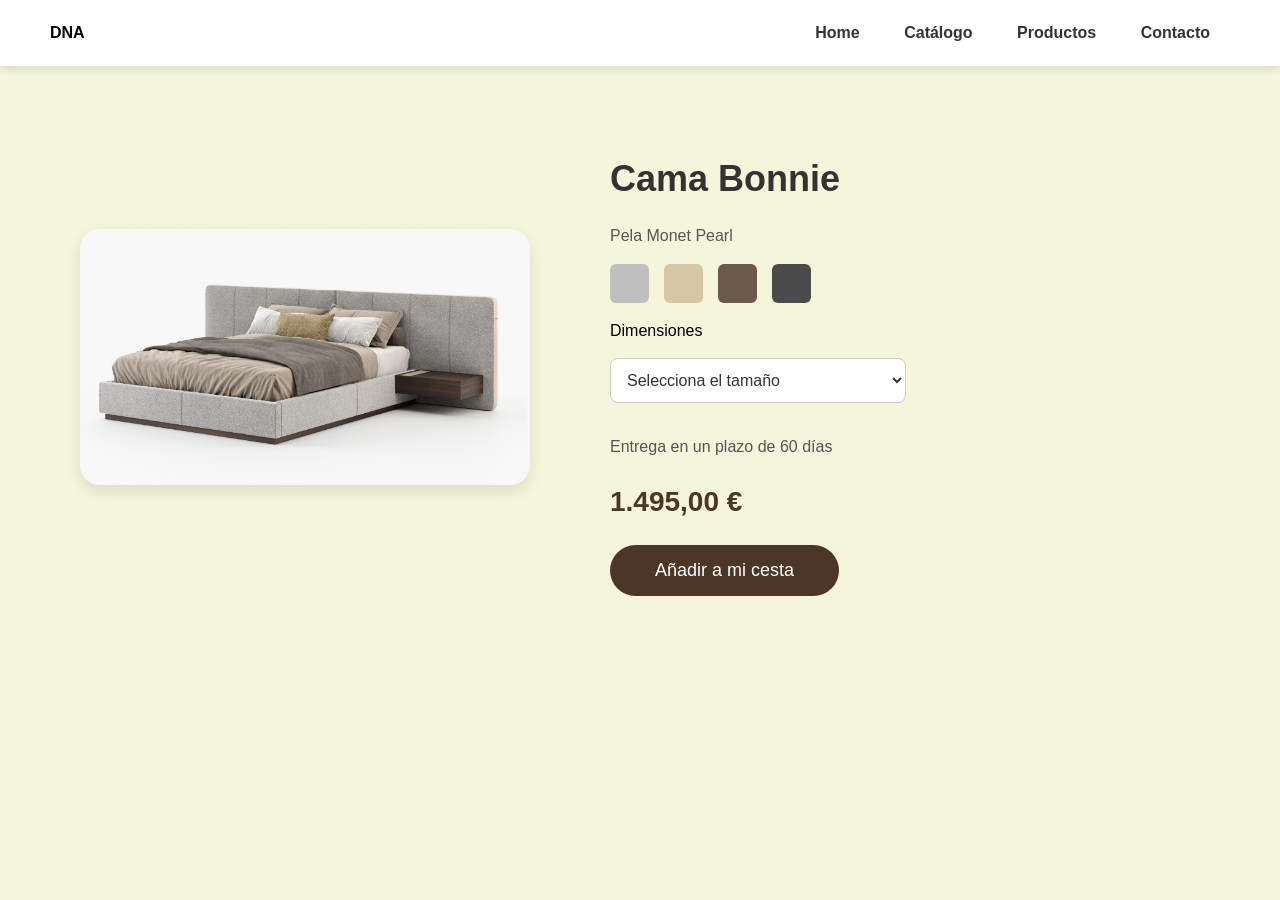
<file: producto.html>
<!DOCTYPE html>
<html lang="es">
<head>
    <meta charset="UTF-8">
    <meta name="viewport" content="width=device-width, initial-scale=1.0">
    <title>Producto - Cama Bonnie</title>
    <link rel="stylesheet" href="style.css"> <!-- Ruta correcta al CSS -->
</head>
<body class="producto">

<header>
    <div><b>DNA</b></div>
    <nav>
        <a href="index.html">Home</a>
        <a href="catalogo.html">Catálogo</a>
        <a href="productos.html">Productos</a>
        <a href="contacto.html">Contacto</a>
    </nav>
</header>

<div class="container">
    <!-- IMAGEN PRODUCTO -->
    <div class="imagen">
        <img id="imagenProducto" src="images/producto/griscama.png" alt="Cama Bonnie">
    </div>

    <!-- INFORMACIÓN -->
    <div class="info">
        <h1>Cama Bonnie</h1>
        <p>Pela Monet Pearl</p>

        <!-- COLORES -->
        <div class="colores">
            <div class="color gris" onclick="cambiarColor('gris')"></div>
            <div class="color beige" onclick="cambiarColor('beige')"></div>
            <div class="color marron" onclick="cambiarColor('marron')"></div>
            <div class="color oscuro" onclick="cambiarColor('oscuro')"></div>
        </div>

        <label>Dimensiones</label>
        <select>
            <option>Selecciona el tamaño</option>
            <option>135 cm</option>
            <option>150 cm</option>
            <option>180 cm</option>
        </select>

        <p>Entrega en un plazo de 60 días</p>

        <div class="precio">1.495,00 €</div>

        <button>Añadir a mi cesta</button>
    </div>
</div>

<!-- JS al final del body -->
<script src="scripts/script.js"></script>

</body>
</html>
</file>
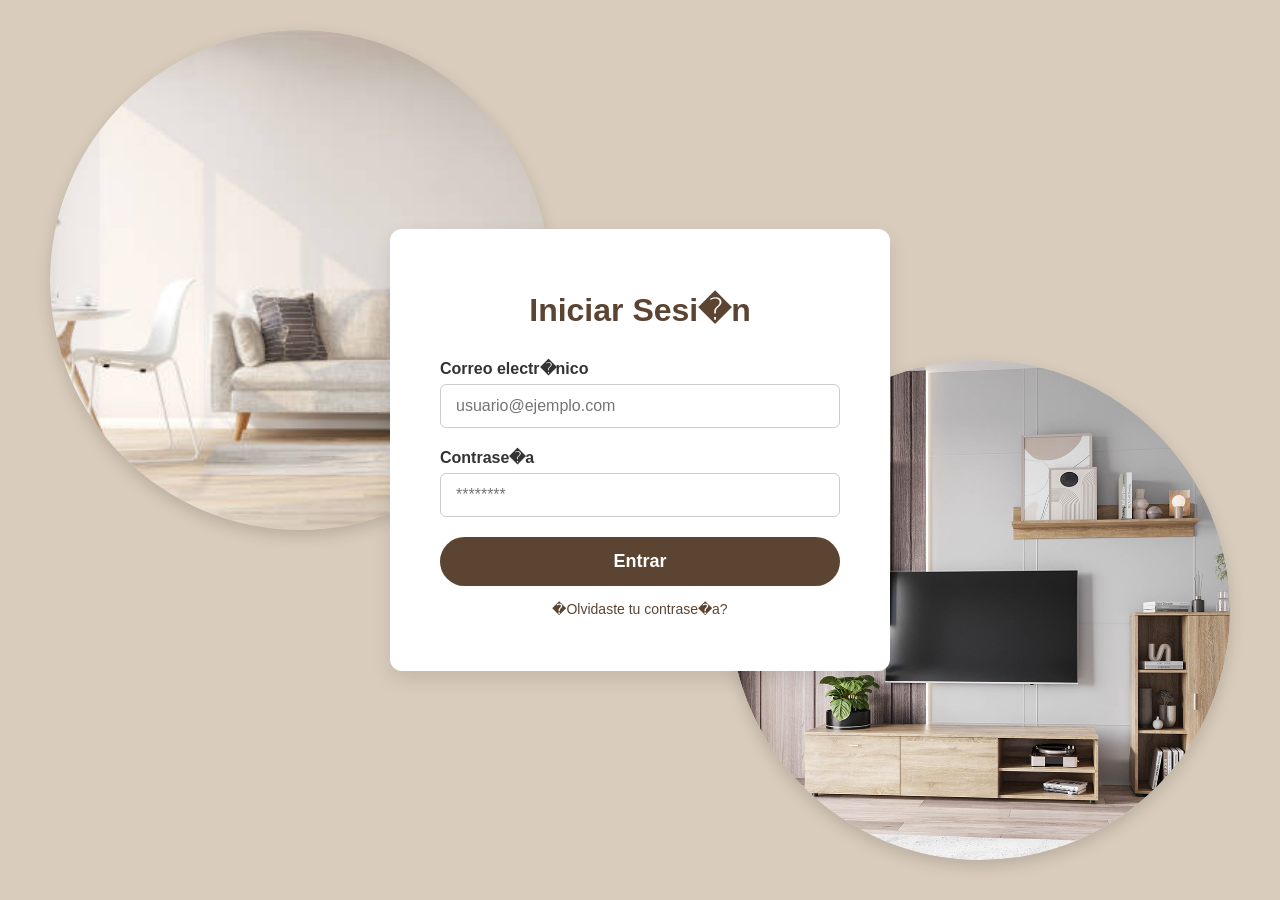
<file: login/login.html>
<!doctype html>
<html lang="en">
  <head>
    <meta charset="UTF-8" />
    <meta name="viewport" content="width=device-width, initial-scale=1.0" />
    <title>Log In</title>
    <link rel="stylesheet" href="estiloLogin.css" />
  </head>
  <body>
    <div class="decor-img-top">
      <img src="../images/login1.jpg" alt="Sof� decorativo" />
    </div>

    <!-- Imagen decorativa inferior izquierda -->
    <div class="decor-img-bottom">
      <img src="../images/login2.jpg" alt="Sof� inferior" />
    </div>

    <div class="login-container">
      <div class="login-box">
        <h1>Iniciar Sesi�n</h1>
        <form action="/usuarios/login" method="POST">
          <div class="form-group">
            <label for="correo">Correo electr�nico</label>
            <input
              type="email"
              id="correo"
              name="correo"
              placeholder="usuario@ejemplo.com"
              required
            />
          </div>
          <div class="form-group">
            <label for="contrase�a">Contrase�a</label>
            <input
              type="password"
              id="contrase�a"
              name="contrase�a"
              placeholder="********"
              required
            />
          </div>

          <button type="submit" class="btn-login">Entrar</button>
        </form>
        <p class="forgot-pass"><a href="#">�Olvidaste tu contrase�a?</a></p>
      </div>
    </div>
  </body>
</html>
</file>
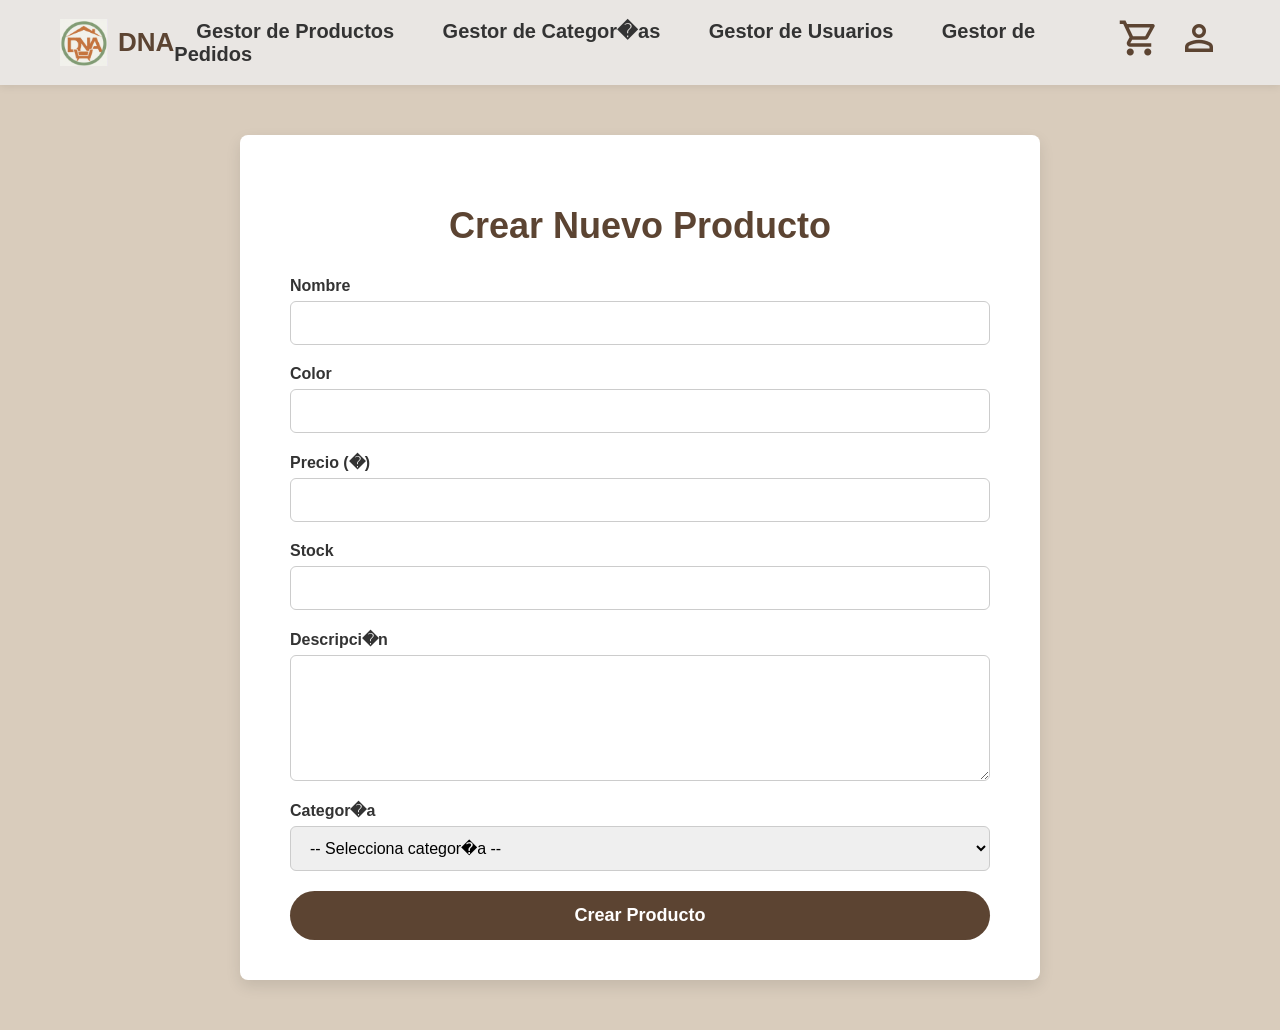
<file: vistaAdmin/allHTML/crearProducto.html>
<!doctype html>
<html lang="en">
  <head>
    <meta charset="UTF-8" />
    <meta name="viewport" content="width=device-width, initial-scale=1.0" />
    <title>Crear Producto</title>
    <link rel="stylesheet" href="../allstyles/estiloCrearProducto.css" />
    <link
      rel="stylesheet"
      href="https://fonts.googleapis.com/css2?family=Material+Symbols+Outlined"
    />
  </head>
  <body>
    <header class="topbar">
      <div class="logo">
        <img src="../../images/logo.png" />
        <span>DNA</span>
      </div>

      <nav class="menu">
        <a href="#">Gestor de Productos</a>
        <a href="#">Gestor de Categor�as</a>
        <a href="#">Gestor de Usuarios</a>
        <a href="#">Gestor de Pedidos</a>
      </nav>

      <div class="icons">
        <span class="material-symbols-outlined"> shopping_cart </span>

        <div class="person-menu-wrapper">
          <span id="person-icon" class="material-symbols-outlined">
            person
          </span>

          <!-- Minimenu -->
          <div class="person-menu">
            <a href="#">Ver cuenta</a>
            <a href="#">Cerrar sesi�n</a>
          </div>
        </div>
      </div>
    </header>

    <section class="form-container">
      <h1>Crear Nuevo Producto</h1>

      <form action="/productos/crear" method="POST">
        <div class="form-group">
          <label for="nombre">Nombre</label>
          <input type="text" id="nombre" name="nombre" required />
        </div>

        <div class="form-group">
          <label for="color">Color</label>
          <input type="text" id="color" name="color" />
        </div>

        <div class="form-group">
          <label for="precio">Precio (�)</label>
          <input type="number" step="0.01" id="precio" name="precio" required />
        </div>

        <div class="form-group">
          <label for="stock">Stock</label>
          <input type="number" id="stock" name="stock" required />
        </div>

        <div class="form-group">
          <label for="descripcion">Descripci�n</label>
          <textarea id="descripcion" name="descripcion"></textarea>
        </div>

        <div class="form-group">
          <label for="categoria">Categor�a</label>
          <select id="categoria" name="id_categoria" required>
            <option value="">-- Selecciona categor�a --</option>
            <option value="1">Sal�n</option>
            <option value="2">Comedor</option>
            <option value="3">Dormitorio</option>
          </select>
        </div>

        <button type="submit" class="btn-submit">Crear Producto</button>
      </form>
    </section>

    <script src="../allfuctions/functionMiniMenu.js"></script>
  </body>
</html>
</file>
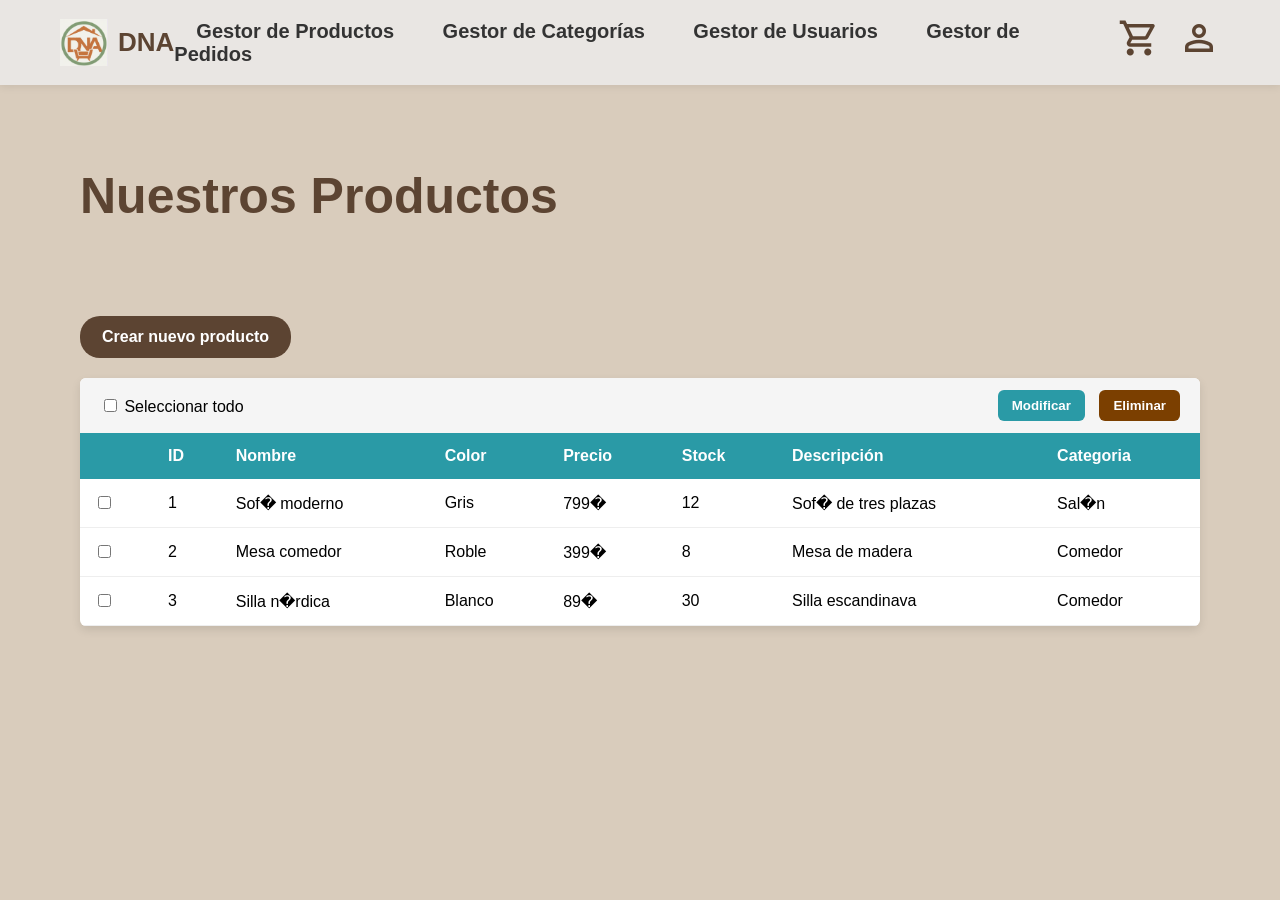
<file: vistaAdmin/allHTML/gestionProducto.html>
<!doctype html>
<html lang="en">
  <head>
    <meta charset="UTF-8" />
    <meta name="viewport" content="width=device-width, initial-scale=1.0" />
    <title>Product Management</title>
    <link rel="stylesheet" href="../allstyles/estiloGestionProducto.css" />
    <link
      rel="stylesheet"
      href="https://fonts.googleapis.com/css2?family=Material+Symbols+Outlined"
    />
  </head>
  <body>
    <header class="topbar">
      <div class="logo">
        <img src="../../images/logo.png" />
        <span>DNA</span>
      </div>

      <nav class="menu">
        <a href="#">Gestor de Productos</a>
        <a href="#">Gestor de Categor&iacute;as</a>
        <a href="#">Gestor de Usuarios</a>
        <a href="#">Gestor de Pedidos</a>
      </nav>

      <div class="icons">
        <span class="material-symbols-outlined"> shopping_cart </span>

        <div class="person-menu-wrapper">
          <span id="person-icon" class="material-symbols-outlined">
            person
          </span>

          <!-- Minimenu -->
          <div class="person-menu">
            <a href="#">Ver cuenta</a>
            <a href="#">Cerrar sesi&oacute;n</a>
          </div>
        </div>
      </div>
    </header>

    <section class="container">
      <div class="title-bar">
        <h1>Nuestros Productos</h1>
      </div>

      <a href="crearProducto.html" class="btn-crear">Crear nuevo producto</a>
      <div class="table-container">
        <div class="table-actions">
          <label>
            <input type="checkbox" />
            Seleccionar todo
          </label>

          <div class="actions-buttons">
            <button class="btn-modificar">Modificar</button>
            <button class="btn-eliminar">Eliminar</button>
          </div>
        </div>

        <table>
          <thead>
            <tr>
              <th></th>
              <th>ID</th>
              <th>Nombre</th>
              <th>Color</th>
              <th>Precio</th>
              <th>Stock</th>
              <th>Descripci&oacute;n</th>
              <th>Categoria</th>
            </tr>
          </thead>

          <tbody>
            <tr>
              <td><input type="checkbox" /></td>
              <td>1</td>
              <td>Sof� moderno</td>
              <td>Gris</td>
              <td>799�</td>
              <td>12</td>
              <td>Sof� de tres plazas</td>
              <td>Sal�n</td>
            </tr>

            <tr>
              <td><input type="checkbox" /></td>
              <td>2</td>
              <td>Mesa comedor</td>
              <td>Roble</td>
              <td>399�</td>
              <td>8</td>
              <td>Mesa de madera</td>
              <td>Comedor</td>
            </tr>

            <tr>
              <td><input type="checkbox" /></td>
              <td>3</td>
              <td>Silla n�rdica</td>
              <td>Blanco</td>
              <td>89�</td>
              <td>30</td>
              <td>Silla escandinava</td>
              <td>Comedor</td>
            </tr>
          </tbody>
        </table>
      </div>
    </section>
    <script src="../allfuctions/functionMiniMenu.js"></script>
  </body>
</html>
</file>
<file: style.css>
/* Solo afecta a producto.html */
.producto {
    font-family: Arial, Helvetica, sans-serif;
    margin: 0;
    background: #f5f5dc; /* beige suave */
    font-size: 16px;
    line-height: 1.6;
}

.producto header {
    display: flex;
    justify-content: space-between;
    align-items: center;
    padding: 20px 50px;
    background: white;
    box-shadow: 0 4px 8px rgba(0,0,0,0.1);
}

.producto nav a {
    margin: 0 20px;
    text-decoration: none;
    color: #333;
    font-weight: 600;
    font-size: 16px;
}

.producto nav a:hover { color: #4b3628; }

.producto .container {
    display: flex;
    gap: 80px;
    padding: 60px 80px;
    align-items: center;
    flex-wrap: wrap;
}

.producto .imagen img {
    width: 450px;
    border-radius: 20px;
    box-shadow: 0 6px 15px rgba(0,0,0,0.1);
    transition: transform 0.3s;
}

.producto .imagen img:hover { transform: scale(1.05); }

.producto .info { max-width: 500px; }
.producto .info h1 { font-size: 36px; margin-bottom: 10px; color: #333; }
.producto .info p { margin-bottom: 15px; color: #555; }

/* COLORES */
.producto .colores {
    display: flex;
    gap: 15px;
    margin: 15px 0;
}

.producto .color {
    width: 35px;
    height: 35px;
    border-radius: 6px;
    cursor: pointer;
    border: 2px solid transparent;
    transition: border 0.2s, transform 0.2s;
}

.producto .color:hover {
    border: 2px solid #4b3628;
    transform: scale(1.1);
}

/* Colores visibles */
.producto .gris { background: #bfbfbf; }
.producto .beige { background: #d6c6a6; }
.producto .marron { background: #6b5a4c; }
.producto .oscuro { background: #4b4b4b; }

.producto select {
    width: 100%;
    padding: 12px;
    margin: 15px 0;
    border-radius: 8px;
    border: 1px solid #ccc;
    font-size: 16px;
    background: white;
    color: #333;
}

.producto .precio {
    font-size: 28px;
    margin: 20px 0;
    font-weight: 700;
    color: #4b3628;
}

.producto button {
    background: #4b3628;
    color: white;
    padding: 15px 45px;
    border: none;
    border-radius: 30px;
    font-size: 18px;
    cursor: pointer;
    transition: background 0.3s, transform 0.2s;
}

.producto button:hover {
    background: #2f2219;
    transform: scale(1.05);
}

/* Responsive */
@media screen and (max-width: 900px) {
    .producto .container {
        flex-direction: column;
        padding: 40px 20px;
        gap: 40px;
    }
    .producto .imagen img { width: 90%; max-width: 400px; }
    .producto .info { max-width: 100%; }
}
</file>
<file: login/estiloLogin.css>
/* Estilos generales */
body {
  margin: 0;
  font-family: Arial, Helvetica, sans-serif;
  background: #d9ccbc;
  display: flex;
  justify-content: center;
  align-items: center;
  height: 100vh;
  position: relative; /* para posicionar im�genes decorativas */
}

/* Contenedor del login */
.login-container {
  display: flex;
  justify-content: center;
  align-items: center;
  width: 100%;
  padding: 20px;
  z-index: 10; /* que est� encima de las im�genes */
}

/* Caja blanca del formulario */
.login-box {
  background: white;
  padding: 40px 50px;
  border-radius: 12px;
  box-shadow: 0 8px 20px rgba(0, 0, 0, 0.1);
  width: 100%;
  max-width: 400px;
  text-align: center;
  position: relative;
  z-index: 10;
}

.login-box h1 {
  color: #5c4432;
  margin-bottom: 30px;
  font-size: 32px;
}

/* Formulario */
.form-group {
  display: flex;
  flex-direction: column;
  margin-bottom: 20px;
  text-align: left;
}

.form-group label {
  font-weight: 600;
  margin-bottom: 6px;
  color: #333;
}

.form-group input,
.form-group select {
  padding: 12px 15px;
  border: 1px solid #ccc;
  border-radius: 6px;
  font-size: 16px;
  outline: none;
  transition: 0.2s;
}

.form-group input:focus,
.form-group select:focus {
  border-color: #2a9aa6;
  box-shadow: 0 0 5px rgba(42, 154, 166, 0.4);
}

/* Bot�n login */
.btn-login {
  background: #5c4432;
  color: white;
  padding: 14px 28px;
  border: none;
  border-radius: 25px;
  cursor: pointer;
  font-size: 18px;
  font-weight: bold;
  width: 100%;
  transition: 0.2s;
}

.btn-login:hover {
  background: #2a9aa6;
}

/* Enlace de contrase�a olvidada */
.forgot-pass {
  margin-top: 15px;
  font-size: 14px;
  text-align: center;
}

.forgot-pass a {
  color: #5c4432;
  text-decoration: none;
  transition: 0.2s;
}

.forgot-pass a:hover {
  color: #2a9aa6;
}

/* ------------------ IM�GENES DECORATIVAS ------------------ */

/* Imagen circular superior izquierda */
.decor-img-top {
  position: absolute;
  top: -50px; /* ajusta seg�n convenga */
  left: 50px;
  width: 200px; /* m�s grande para que la imagen se vea bien */
  height: 200px;
  border-radius: 50%; /* c�rculo perfecto */
  overflow: hidden;
  z-index: 1;
  box-shadow: 0 6px 15px rgba(0, 0, 0, 0.15);
}

.decor-img-top img {
  width: 100%;
  height: 100%;
  object-fit: cover;
  border-radius: 50%; /* asegura que la imagen sea circular */
}

/* ------------------ IM�GENES DECORATIVAS ------------------ */

/* Imagen circular superior izquierda */
.decor-img-top {
  position: absolute;
  top: 30px; /* ajusta seg�n convenga */
  left: 50px;
  width: 500px; /* m�s grande para que la imagen se vea bien */
  height: 500px;
  border-radius: 50%; /* c�rculo perfecto */
  overflow: hidden;
  z-index: 1;
  box-shadow: 0 6px 15px rgba(0, 0, 0, 0.15);
}

.decor-img-top img {
  width: 100%;
  height: 100%;
  object-fit: cover;
  border-radius: 50%; /* asegura que la imagen sea circular */
}

/* Imagen circular inferior izquierda */
.decor-img-bottom {
  position: absolute;
  bottom: 40px; /* separado del borde inferior */
  right: 50px;
  width: 500px; /* grande para buen efecto visual */
  height: 500px;
  border-radius: 50%; /* c�rculo perfecto */
  overflow: hidden;
  z-index: 1;
  box-shadow: 0 6px 15px rgba(0, 0, 0, 0.15);
}

.decor-img-bottom img {
  width: 100%;
  height: 100%;
  object-fit: cover;
  border-radius: 50%; /* asegura que la imagen sea circular */
}

/* Responsive para pantallas peque�as */
@media (max-width: 768px) {
  .decor-img-top {
    width: 150px;
    height: 150px;
    top: -30px;
    left: 30px;
  }

  .decor-img-bottom {
    width: 160px;
    height: 160px;
    bottom: 20px;
    left: 20px;
  }
}
</file>
<file: vistaAdmin/allstyles/estiloCrearProducto.css>
/* --- CONTENEDOR DEL FORMULARIO --- */
body {
  margin: 0;
  font-family: Arial, Helvetica, sans-serif;
  background: #d9ccbc;
}

/* HEADER */
.topbar {
  display: flex;
  align-items: center;
  justify-content: space-between;
  background: #e9e6e3;
  padding: 10px 60px;
  height: 65px;
  box-shadow: 0 2px 8px rgba(0, 0, 0, 0.08);
}

.logo {
  display: flex;
  align-items: center;
  gap: 10px;
  font-weight: bold;
  font-size: 26px;
  color: #5c4432;
}

.logo img {
  width: 48px;
}

.menu a {
  margin: 0 22px;
  text-decoration: none;
  color: #333;
  font-size: 20px;
  font-weight: 600;
  transition: 0.2s;
}

.menu a:hover {
  color: #2a9aa6;
}

.icons {
  display: flex;
  gap: 18px;
  font-size: 42px;
  color: #5c4432;
  cursor: pointer;
}

.icons span {
  transition: 0.2s;
}

.icons span:hover {
  color: #2a9aa6;
  transform: scale(1.15);
}

/* Contenedor del icono de persona */
.person-menu-wrapper {
  position: relative;
}

/* Minimenu */
/* Minimenu del icono de persona */
.person-menu-wrapper {
  position: relative;
}

.person-menu {
  position: absolute;
  top: 50px; /* debajo del icono */
  right: 0;
  background: white;
  border: 1px solid #ccc;
  border-radius: 8px;
  box-shadow: 0 4px 12px rgba(0, 0, 0, 0.1);
  display: none; /* oculto por defecto */
  min-width: 150px;
  z-index: 100;
  flex-direction: column;
}

/* Ajuste del tama�o y peso de letra */
.person-menu a {
  padding: 8px 12px;
  text-decoration: none;
  color: #333;
  font-weight: normal; /* ya no bold */
  font-size: 12px; /* m�s peque�o, legible */
  transition: 0.2s;
  display: block;
}

.person-menu a:hover {
  background-color: #f5f5f5;
  color: #2a9aa6;
  border-radius: 6px;
}

/* Mostrar el menu al pulsar */
.person-menu.show {
  display: flex;
}

/* ICONOS MATERIAL */
.material-symbols-outlined {
  font-variation-settings:
    "FILL" 0,
    "wght" 400,
    "GRAD" 0,
    "opsz" 24;
}
.icons .material-symbols-outlined {
  font-size: 42px;
}

/* --- FORMULARIO --- */
.form-container {
  max-width: 700px;
  margin: 50px auto;
  background: white;
  padding: 40px 50px;
  border-radius: 8px;
  box-shadow: 0 6px 15px rgba(0, 0, 0, 0.1);
}

.form-container h1 {
  color: #5c4432;
  font-size: 36px;
  margin-bottom: 30px;
  text-align: center;
}

.form-group {
  display: flex;
  flex-direction: column;
  margin-bottom: 20px;
}

.form-group label {
  font-weight: 600;
  margin-bottom: 6px;
  color: #333;
}

.form-group input,
.form-group select,
.form-group textarea {
  padding: 12px 15px;
  border: 1px solid #ccc;
  border-radius: 6px;
  font-size: 16px;
  outline: none;
  transition: 0.2s;
}

.form-group input:focus,
.form-group select:focus,
.form-group textarea:focus {
  border-color: #2a9aa6;
  box-shadow: 0 0 5px rgba(42, 154, 166, 0.4);
}

.form-group textarea {
  resize: vertical;
  min-height: 100px;
}

.btn-submit {
  background: #5c4432;
  color: white;
  padding: 14px 28px;
  border: none;
  border-radius: 25px;
  cursor: pointer;
  font-size: 18px;
  font-weight: bold;
  transition: 0.2s;
  display: block;
  width: 100%;
  margin-top: 20px;
}

.btn-submit:hover {
  background: #2a9aa6;
}
</file>
<file: vistaAdmin/allstyles/estiloGestionProducto.css>
body {
  margin: 0;
  font-family: Arial, Helvetica, sans-serif;
  background: #d9ccbc;
}

.material-symbols-outlined {
  font-variation-settings:
    "FILL" 0,
    "wght" 400,
    "GRAD" 0,
    "opsz" 24;
}
.icons .material-symbols-outlined {
  font-size: 42px;
}
/* container */

.container {
  padding: 40px 80px;
}

.title-bar {
  display: flex;
  justify-content: space-between;
  align-items: center;
  margin-bottom: 30px;
}
.btn-crear {
  background: #5c4432;
  color: white;
  padding: 12px 22px;
  border: none;
  border-radius: 20px;
  cursor: pointer;
  font-weight: bold;
  display: inline-block;
  margin: 20px 0; /* separa el bot�n del t�tulo y la tabla */
  font-weight: normal;
  text-decoration: none;
}

h1 {
  font-size: 50px;
  color: #5c4432;
}

.btn-crear {
  background: #5c4432;
  color: white;
  padding: 12px 22px;
  border: none;
  border-radius: 20px;
  cursor: pointer;
  font-weight: bold;
}

/* tabla */

.table-container {
  background: white;
  border-radius: 6px;
  overflow: hidden;
  box-shadow: 0 4px 10px rgba(0, 0, 0, 0.1);
}

.table-actions {
  display: flex;
  justify-content: space-between;
  align-items: center;
  padding: 12px 20px;
  background: #f5f5f5;
}

.actions-buttons button {
  margin-left: 10px;
  padding: 8px 14px;
  border: none;
  border-radius: 6px;
  cursor: pointer;
  font-weight: bold;
}

.btn-modificar {
  background: #2a9aa6;
  color: white;
}

.btn-eliminar {
  background: #7b3f00;
  color: white;
}

table {
  width: 100%;
  border-collapse: collapse;
}

thead {
  background: #2a9aa6;
  color: white;
}

th,
td {
  padding: 14px;
  text-align: left;
}

tbody tr {
  border-bottom: 1px solid #eee;
}

tbody tr:hover {
  background: #f8f8f8;
}

/* HEADER */

.topbar {
  display: flex;
  align-items: center;
  justify-content: space-between;
  background: #e9e6e3;
  padding: 10px 60px;
  height: 65px;
  box-shadow: 0 2px 8px rgba(0, 0, 0, 0.08);
}

/* LOGO */

.logo {
  display: flex;
  align-items: center;
  gap: 10px;
  font-weight: bold;
  font-size: 26px;
  color: #5c4432;
}

.logo img {
  width: 48px;
}

/* MENU */

.menu a {
  margin: 0 22px;
  text-decoration: none;
  color: #333;
  font-size: 20px;
  font-weight: 600;
  transition: 0.2s;
}

.menu a:hover {
  color: #2a9aa6;
}

/* ICONOS */

.icons {
  display: flex;
  gap: 18px;
  font-size: 36px;
  color: #5c4432;
  cursor: pointer;
}

.icons span {
  transition: 0.2s;
}

.icons span:hover {
  color: #2a9aa6;
  transform: scale(1.15);
}
body {
  margin: 0;
  font-family: Arial, Helvetica, sans-serif;
  background: #d9ccbc;
}

/* container */

.container {
  padding: 40px 80px;
}

.title-bar {
  display: flex;
  justify-content: space-between;
  align-items: center;
  margin-bottom: 30px;
}

h1 {
  font-size: 50px;
  color: #5c4432;
}

.btn-crear {
  background: #5c4432;
  color: white;
  padding: 12px 22px;
  border: none;
  border-radius: 20px;
  cursor: pointer;
  font-weight: bold;
}

/* tabla */

.table-container {
  background: white;
  border-radius: 6px;
  overflow: hidden;
  box-shadow: 0 4px 10px rgba(0, 0, 0, 0.1);
}

.table-actions {
  display: flex;
  justify-content: space-between;
  align-items: center;
  padding: 12px 20px;
  background: #f5f5f5;
}

.actions-buttons button {
  margin-left: 10px;
  padding: 8px 14px;
  border: none;
  border-radius: 6px;
  cursor: pointer;
  font-weight: bold;
}

.btn-modificar {
  background: #2a9aa6;
  color: white;
}

.btn-eliminar {
  background: #7b3f00;
  color: white;
}

table {
  width: 100%;
  border-collapse: collapse;
}

thead {
  background: #2a9aa6;
  color: white;
}

th,
td {
  padding: 14px;
  text-align: left;
}

tbody tr {
  border-bottom: 1px solid #eee;
}

tbody tr:hover {
  background: #f8f8f8;
}

/* HEADER */

.topbar {
  display: flex;
  align-items: center;
  justify-content: space-between;
  background: #e9e6e3;
  padding: 10px 60px;
  height: 65px;
  box-shadow: 0 2px 8px rgba(0, 0, 0, 0.08);
}

/* LOGO */

.logo {
  display: flex;
  align-items: center;
  gap: 10px;
  font-weight: bold;
  font-size: 26px;
  color: #5c4432;
}

.logo img {
  width: 48px;
}

/* MENU */

.menu a {
  margin: 0 22px;
  text-decoration: none;
  color: #333;
  font-size: 20px;
  font-weight: 600;
  transition: 0.2s;
}

.menu a:hover {
  color: #2a9aa6;
}

/* ICONOS */

.icons {
  display: flex;
  gap: 18px;
  font-size: 42px;
  color: #5c4432;
  cursor: pointer;
}

.icons span {
  transition: 0.2s;
}

.icons span:hover {
  color: #2a9aa6;
  transform: scale(1.15);
}

/* Minimenu del icono de persona */
.person-menu-wrapper {
  position: relative;
}

.person-menu {
  position: absolute;
  top: 50px;
  right: 0;
  background: white;
  border: 1px solid #ccc;
  border-radius: 8px;
  box-shadow: 0 4px 12px rgba(0, 0, 0, 0.1);
  display: none; /* oculto por defecto */
  min-width: 150px;
  z-index: 100;
  flex-direction: column;
}

.person-menu a {
  padding: 8px 12px;
  text-decoration: none;
  color: #333;
  font-weight: normal; /* letra normal */
  font-size: 12px; /* letra peque�a */
  display: block;
  transition: 0.2s;
}

.person-menu a:hover {
  background-color: #f5f5f5;
  color: #2a9aa6;
  border-radius: 6px;
}

/* mostrar el men� al pulsar */
.person-menu.show {
  display: flex;
}
</file>
